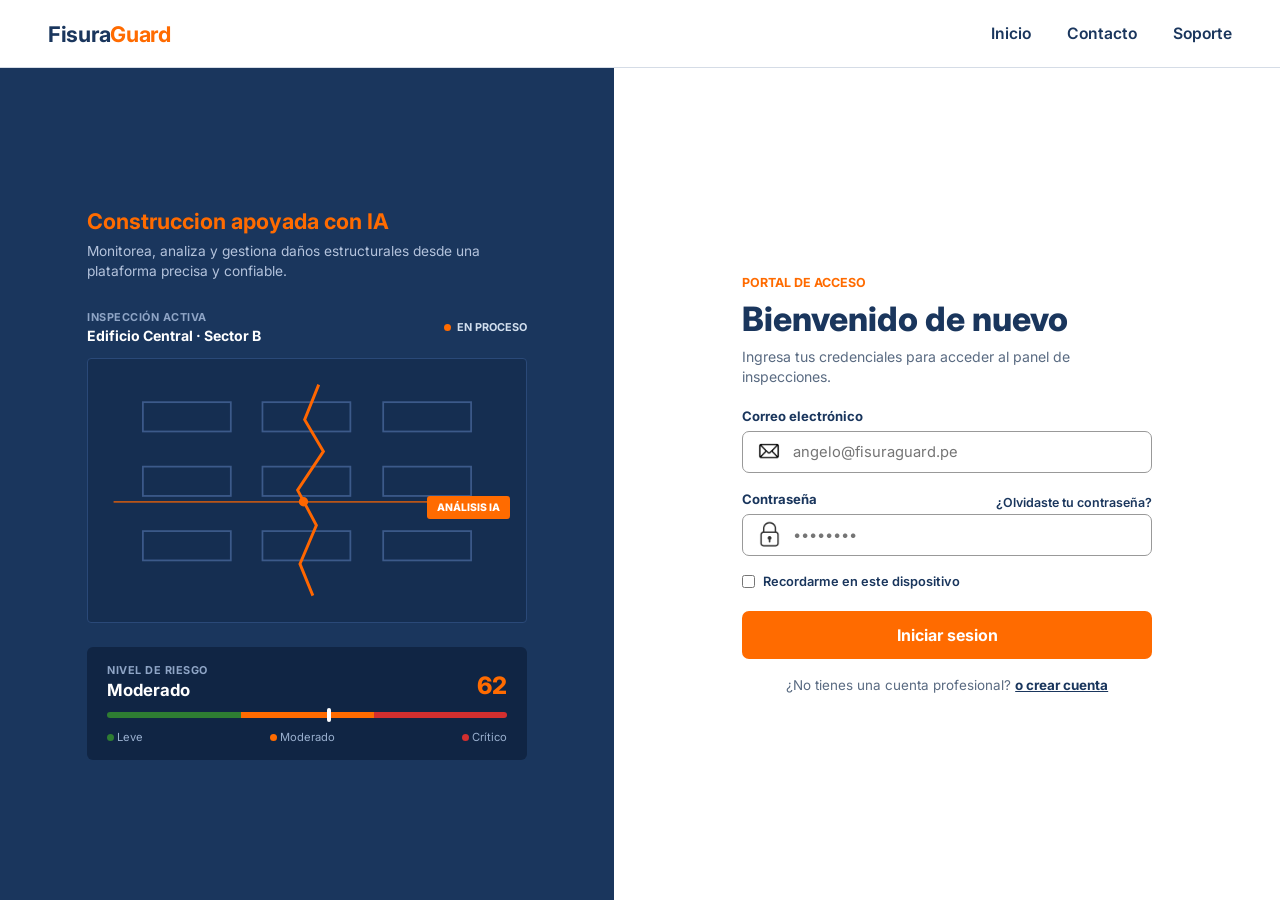
<file: pages/index.html>
<!DOCTYPE html>
<html lang="es">
<head>
  <meta charset="UTF-8">
  <meta name="viewport" content="width=device-width, initial-scale=1.0">
  <title>FisuraGuard</title>
  <!-- Ruta ajustada con ../ hacia la carpeta css -->
  <link rel="stylesheet" href="../css/styles.css">
  <link rel="stylesheet" href="../css/stylesGlobal.css">
  <link rel="icon" type="image/x-icon" href="../favicon.ico">
  <!-- Fuente tipográfica Inter -->
  <link href="https://fonts.googleapis.com/css2?family=Inter:wght@400;500;600;700;800&display=swap" rel="stylesheet">
</head>

<!-- PANTALLA 1 (el inicio de sesion) -->
<!-- iMPORTANTE: Definimos la class solo-pc para que ese codigo sea solo exclusivamente de la version pc
y tambien definimos la clase solo-movil para poder mostrar mejor el inicio de sesion en las versiones de movil -->
<body>
  <section id="vista-acceso" class="vista activo">
    <header class="barra-navegacion-acceso solo-escritorio">
      <div class="logo-marca">Fisura<span>Guard</span></div>
      <nav class="enlaces-navegacion-acceso">
        <a href="#">Inicio</a>
        <a href="#">Contacto</a>
        <a href="#">Soporte</a>
      </nav>
    </header>

    <div class="division-acceso">
      <!-- Panel Izquierdo Azul -->
      <div class="acceso-izquierda">
        <div class="contenido-acceso-izquierda">
          <div class="logo-marca-blanco solo-movil">Fisura<span>Guard</span></div>

          <div class="solo-escritorio">
            <h2 class="titulo-ia">Construccion apoyada con IA</h2>
            <p class="subtitulo-ia">
              Monitorea, analiza y gestiona daños estructurales desde una plataforma precisa y confiable.
            </p>

            <div class="encabezado-inspeccion-activa">
              <div>
                <span class="etiqueta-pequena">INSPECCIÓN ACTIVA</span>
                <h4>Edificio Central · Sector B</h4>
              </div>
              <div class="pastilla-estado">
                <span class="punto-naranja"></span> EN PROCESO
              </div>
            </div>
          </div>

          <h2 class="eslogan-movil solo-movil">Detecta. Analiza y protege.</h2>

          <div class="caja-grafico-ia">
            <svg viewBox="0 0 360 210" class="edificio">
              <rect x="40" y="30" width="75" height="25" fill="none" stroke="#3c5a8a" stroke-width="1.5"/>
              <rect x="142" y="30" width="75" height="25" fill="none" stroke="#3c5a8a" stroke-width="1.5"/>
              <rect x="245" y="30" width="75" height="25" fill="none" stroke="#3c5a8a" stroke-width="1.5"/>

              <rect x="40" y="85" width="75" height="25" fill="none" stroke="#3c5a8a" stroke-width="1.5"/>
              <rect x="142" y="85" width="75" height="25" fill="none" stroke="#3c5a8a" stroke-width="1.5"/>
              <rect x="245" y="85" width="75" height="25" fill="none" stroke="#3c5a8a" stroke-width="1.5"/>

              <rect x="40" y="140" width="75" height="25" fill="none" stroke="#3c5a8a" stroke-width="1.5"/>
              <rect x="142" y="140" width="75" height="25" fill="none" stroke="#3c5a8a" stroke-width="1.5"/>
              <rect x="245" y="140" width="75" height="25" fill="none" stroke="#3c5a8a" stroke-width="1.5"/>

              <line x1="15" y1="115" x2="345" y2="115" stroke="#ff6600" stroke-width="1.5" stroke-opacity="0.7"/>
              <polyline points="190,15 178,45 194,72 172,105 188,135 174,168 185,195" fill="none" stroke="#ff6600" stroke-width="2.5"/>
              <circle cx="177" cy="115" r="4" fill="#ff6600"/>
            </svg>
            <span class="insignia-ia">ANÁLISIS IA</span>
          </div>

          <!-- Tarjeta de Nivel de Riesgo -->
          <div class="tarjeta-riesgo solo-escritorio">
            <div class="cabecera-tarjeta-riesgo">
              <div>
                <span class="etiqueta-pequena">NIVEL DE RIESGO</span>
                <h3>Moderado</h3>
              </div>
              <span class="puntaje-riesgo">62</span>
            </div>
            <div class="pista-barra-riesgo">
              <div class="segmento-verde"></div>
              <div class="segmento-naranja"></div>
              <div class="segmento-rojo"></div>
              <span class="indicador-riesgo" style="left: 55%;"></span>
            </div>
            <div class="leyenda-riesgo">
              <span><i class="punto-verde"></i> Leve</span>
              <span><i class="punto-naranja"></i> Moderado</span>
              <span><i class="punto-rojo"></i> Crítico</span>
            </div>
          </div>
        </div>
      </div>

      <!-- Panel Derecho Blanco -->
      <div class="acceso-derecha">
        <div class="contenedor-formulario-acceso">
          <span class="etiqueta-portal">PORTAL DE ACCESO</span>
          <h1 class="solo-escritorio">Bienvenido de nuevo</h1>
          <h1 class="solo-movil">Bienvenido</h1>
          <p class="descripcion-acceso">Ingresa tus credenciales para acceder al panel de inspecciones.</p>

          <!-- Alerta de errores de inicio de sesión o bloqueo por 5 intentos -->
          <div id="alerta-acceso" class="alerta-formulario oculto" role="alert"></div>

          <form id="formulario-acceso" novalidate>
            <div class="grupo-formulario">
              <label for="correo">Correo electrónico</label>
              <div class="contenedor-campo">
                <img src="../assets/images/correo.png" alt="Correo" class="icono-campo">
                <input type="email" id="correo" placeholder="angelo@fisuraguard.pe" required>
              </div>
            </div>

            <!-- Solicitar contraseña y enlace de recuperación -->
            <div class="grupo-formulario">
              <div class="fila-etiqueta">
                <label for="contrasena">Contraseña</label>
                <a href="#" id="enlace-recuperar" class="enlace-olvido">¿Olvidaste tu contraseña?</a>
              </div>
              <div class="contenedor-campo">
                <img src="../assets/images/candado.png" alt="Contraseña" class="icono-campo">
                <input type="password" id="contrasena" placeholder="••••••••" required>
              </div>
            </div>

            <label class="fila-casilla">
              <input type="checkbox" id="recordar-dispositivo">
              <span>Recordarme en este dispositivo</span>
            </label>

            <button type="submit" id="boton-ingresar" class="boton-primario boton-bloque">Iniciar sesion</button>
          </form>

          <!-- Registro de nuevos usuarios -->
          <p class="pie-formulario-acceso">
            ¿No tienes una cuenta profesional? 
            <a href="#" id="enlace-registro" class="enlace-destacado">o crear cuenta</a>
          </p>
        </div>
      </div>
    </div>
  </section>

  <!-- Registro -->
  <div id="registro" class="fondo-acceso oculto">
    <div class="caja-acceso">
      <div class="cabecera-acceso">
        <div>
          <span class="etiqueta-portal">ACREDITACIÓN PROFESIONAL</span>
          <h3>Crear cuenta en FisuraGuard</h3>
        </div>
        <button type="button" class="boton-cerrar" id="cerrar-registro">✕</button>
      </div>

      <div id="alerta-registro" class="alerta-formulario oculto"></div>

      <!-- Formulario de registro -->
      <form id="formulario-registro" novalidate>
        <div class="grupo-formulario">
          <label for="reg-nombres">Nombres y apellidos completos</label>
          <div class="contenedor-campo">
            <img src="../assets/images/usuario.png" alt="Usuario" class="icono-campo">
            <input type="text" id="reg-nombres" placeholder="Ej. Manuel Mendoza" required>
          </div>
        </div>

        <div class="grupo-formulario">
          <label for="reg-correo">Correo institucional</label>
          <div class="contenedor-campo">
            <img src="../assets/images/correo.png" alt="Correo" class="icono-campo">
            <input type="email" id="reg-correo" placeholder="nombre@entidad.gob.pe" required>
          </div>
        </div>

        <div class="fila-doble">
          <div class="grupo-formulario">
            <label for="reg-rol">Rol a desempeñar</label>
            <select id="reg-rol" class="selector-campo" required>
              <option value="inspector">Ingeniero Inspector</option>
              <option value="brigadista">Brigadista de Riesgos</option>
              <option value="supervisor">Supervisor de Obra</option>
            </select>
          </div>

          <div class="grupo-formulario">
            <label for="reg-cip">Colegiatura (CIP)</label>
            <div class="contenedor-campo">
              <img src="../assets/images/cip.png" alt="CIP" class="icono-campo">
              <input type="text" id="reg-cip" placeholder="Ej. 248910" required>
            </div>
          </div>
        </div>

        <div class="grupo-formulario">
          <label for="reg-contrasena">Contraseña</label>
          <div class="contenedor-campo">
            <img src="../assets/images/candado.png" alt="Contraseña" class="icono-campo">
            <input type="password" id="reg-contrasena" placeholder="Mín. 8 caracteres, 1 mayúscula y 1 número" required>
          </div>
          <small class="ayuda-campo">Debe incluir al menos 8 caracteres, una mayúscula y un número.</small>
        </div>

        <button type="submit" class="boton-primario boton-bloque">Registrarse</button>
      </form>

      <!-- Confirmación de envío de validación  -->
      <div id="paso-validacion-correo" class="estado-validacion oculto">
        <h4>¡Perfil registrado correctamente!</h4>
        <p id="texto-validacion-enviada">
          Hemos enviado un enlace de activación con vigencia limitada a tu correo institucional.
        </p>
        <button type="button" id="boton-reenviar-validacion" class="boton-secundario">
          Reenviar correo de validación
        </button>
      </div>
    </div>
  </div>

  <!-- Recuperar contraseña -->
  <div id="recuperar" class="fondo-acceso oculto">
    <div class="caja-acceso">
      <div class="cabecera-acceso">
        <div>
          <span class="etiqueta-portal">SOPORTE DE ACCESO</span>
          <h3>Restablecer contraseña</h3>
        </div>
        <button type="button" class="boton-cerrar" id="cerrar-recuperar">✕</button>
      </div>

      <p class="descripcion-acceso">
        Ingresa tu correo registrado. Te enviaremos un token de recuperación único con validez de 24 horas.
      </p>

      <div id="alerta-recuperar" class="alerta-formulario alerta-exito oculto"></div>

      <form id="formulario-recuperar" novalidate>
        <div class="grupo-formulario">
          <label for="rec-correo">Correo electrónico registrado</label>
          <div class="contenedor-campo">
            <img src="../assets/images/correo.png" alt="Correo" class="icono-campo">
            <input type="email" id="rec-correo" placeholder="angelo@fisuraguard.pe" required>
          </div>
        </div>

        <button type="submit" class="boton-primario boton-bloque">Enviar enlace</button>
      </form>
    </div>
  </div>
    <!-- Enlace hacia la lógica JS -->
  <script src="../js/main.js"></script>
</body>
</html>
</file>
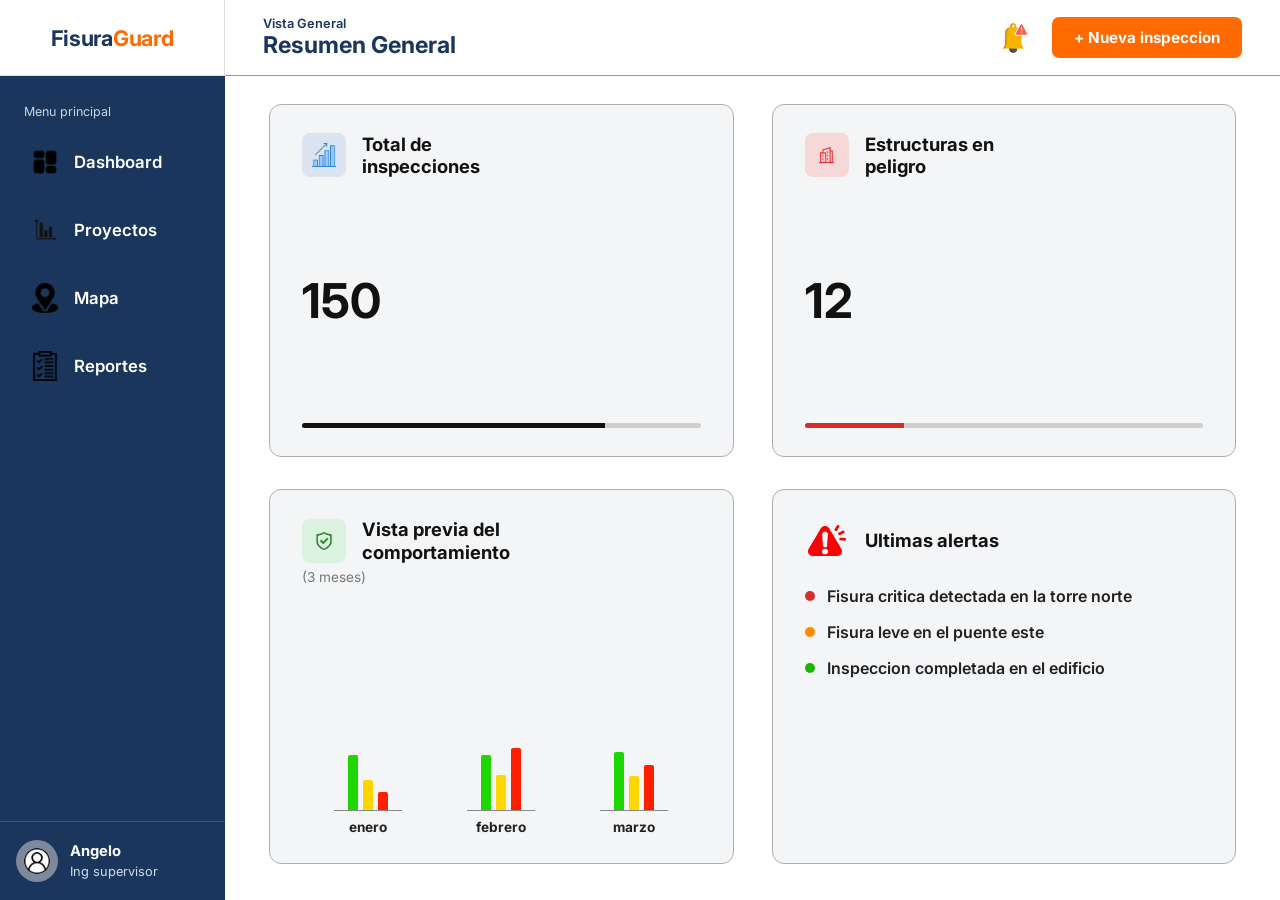
<file: pages/index2.html>
<!DOCTYPE html>
<html lang="es">
<head>
  <meta charset="UTF-8">
  <meta name="viewport" content="width=device-width, initial-scale=1.0">
  <title>FisuraGuard - Resumen General</title>
  <link href="https://fonts.googleapis.com/css2?family=Inter:wght@400;500;600;700;800&display=swap" rel="stylesheet">
  <link rel="stylesheet" href="../css/stylesGlobal.css">
  <link rel="stylesheet" href="../css/stylespag2.css">
</head>
<body>

  <div class="diseno-aplicacion">
    <!-- Barra Lateral Izquierda -->
    <aside class="barra-lateral" id="barra-lateral">
      <div class="marca-barra-lateral">
        <div class="logo-marca">Fisura<span>Guard</span></div>
      </div>

      <div class="menu-barra-lateral">
        <span class="subtitulo-menu">Menu principal</span>
        <nav class="lista-navegacion">
          <a href="index2.html" class="elemento-navegacion activo">
            <img src="../assets/images/dashboard.png" alt="Dashboard" class="icono-navegacion">
            <span>Dashboard</span>
          </a>

          <a href="#" class="elemento-navegacion">
            <img src="../assets/images/proyectos.png" alt="Proyectos" class="icono-navegacion">
            <span>Proyectos</span>
          </a>

          <a href="#" class="elemento-navegacion">
            <img src="../assets/images/mapa.png" alt="Mapa" class="icono-navegacion">
            <span>Mapa</span>
          </a>

          <a href="index3.html" class="elemento-navegacion">
            <img src="../assets/images/reportes.png" alt="Reportes" class="icono-navegacion">
            <span>Reportes</span>
          </a>
        </nav>
      </div>

      <div class="usuario-barra-lateral" id="boton-cerrar-sesion" title="Cerrar sesión">
        <div class="circulo-avatar">
          <img src="../assets/images/avatar.png" alt="Angelo" class="imagen-avatar">
        </div>
        <div class="datos-usuario">
          <strong>Angelo</strong>
          <span>Ing supervisor</span>
        </div>
      </div>
    </aside>

    <!-- Área Principal Derecha -->
    <div class="area-principal">
      <header class="barra-superior">
        <div class="izquierda-barra-superior">
          <button class="boton-menu-movil" id="boton-menu-movil" aria-label="Abrir menú">☰</button>
          <div class="titulos-barra-superior">
            <span>Vista General</span>
            <h2>Resumen General</h2>
          </div>
        </div>

        <div class="acciones-barra-superior">
          <button type="button" class="boton-campana" id="boton-campana" aria-label="Notificaciones">
            <img src="../assets/images/campana.png" alt="Notificaciones" class="icono-campana">
          </button>
          <button type="button" class="boton-primario" id="boton-nueva-inspeccion">+ Nueva inspeccion</button>
        </div>
      </header>

      <main class="contenido-panel">
        <div class="cuadricula-panel">
          
          <!-- Tarjeta 1(Total de inspecciones) -->
          <article class="tarjeta-panel">
            <div class="cabecera-tarjeta">
              <div class="insignia-icono insignia-azul">
                <img src="../assets/images/inspecciones.png" alt="Total inspecciones" class="icono-tarjeta">
              </div>
              <h3>Total de<br>inspecciones</h3>
            </div>
            <div class="cifra-grande">150</div>
            <div class="barra-estadistica">
              <div class="relleno-barra relleno-negro" style="width: 76%;"></div>
            </div>
          </article>

          <!-- Tarjeta 2 (Estructuras en peligro)-->
          <article class="tarjeta-panel">
            <div class="cabecera-tarjeta">
              <div class="insignia-icono insignia-roja">
                <img src="../assets/images/estructuraPeligro.png" alt="Estructuras en peligro" class="icono-tarjeta">
              </div>
              <h3>Estructuras en<br>peligro</h3>
            </div>
            <div class="cifra-grande">12</div>
            <div class="barra-estadistica">
              <div class="relleno-barra relleno-rojo" style="width: 25%;"></div>
            </div>
          </article>

          <!-- Tarjeta 3 (Vista previa del comportamiento) -->
          <article class="tarjeta-panel">
            <div class="cabecera-tarjeta">
              <div class="insignia-icono insignia-verde">
                <img src="../assets/images/comportamiento.png" alt="Comportamiento" class="icono-tarjeta">
              </div>
              <h3>Vista previa del<br>comportamiento</h3>
            </div>
            <span class="nota-tarjeta">(3 meses)</span>

            <div class="contenedor-grafico">
              <div class="grupo-grafico">
                <div class="barras">
                  <span class="barra barra-verde" style="height: 55px;"></span>
                  <span class="barra barra-amarilla" style="height: 30px;"></span>
                  <span class="barra barra-roja" style="height: 18px;"></span>
                </div>
                <span class="etiqueta-mes">enero</span>
              </div>

              <div class="grupo-grafico">
                <div class="barras">
                  <span class="barra barra-verde" style="height: 55px;"></span>
                  <span class="barra barra-amarilla" style="height: 35px;"></span>
                  <span class="barra barra-roja" style="height: 62px;"></span>
                </div>
                <span class="etiqueta-mes">febrero</span>
              </div>

              <div class="grupo-grafico">
                <div class="barras">
                  <span class="barra barra-verde" style="height: 58px;"></span>
                  <span class="barra barra-amarilla" style="height: 34px;"></span>
                  <span class="barra barra-roja" style="height: 45px;"></span>
                </div>
                <span class="etiqueta-mes">marzo</span>
              </div>
            </div>
          </article>

          <!-- Tarjeta 4 (Ultimas alertas) -->
          <article class="tarjeta-panel">
            <div class="cabecera-tarjeta">
              <div class="insignia-icono insignia-alerta">
                <img src="../assets/images/alertas.png" alt="Ultimas alertas" class="icono-tarjeta">
              </div>
              <h3>Ultimas alertas</h3>
            </div>

            <ul class="lista-alertas">
              <li class="elemento-alerta alerta-clicable" id="alerta-critica">
                <span class="vineta vineta-roja"></span>
                <span>Fisura critica detectada en la torre norte</span>
              </li>
              <li class="elemento-alerta">
                <span class="vineta vineta-naranja"></span>
                <span>Fisura leve en el puente este</span>
              </li>
              <li class="elemento-alerta">
                <span class="vineta vineta-verde"></span>
                <span>Inspeccion completada en el edificio</span>
              </li>
            </ul>
          </article>

        </div>
      </main>
    </div>
  </div>
    <!-- Enlace hacia la lógica JS -->
  <script src="../js/main2.js"></script>
</body>
</html>
</file>
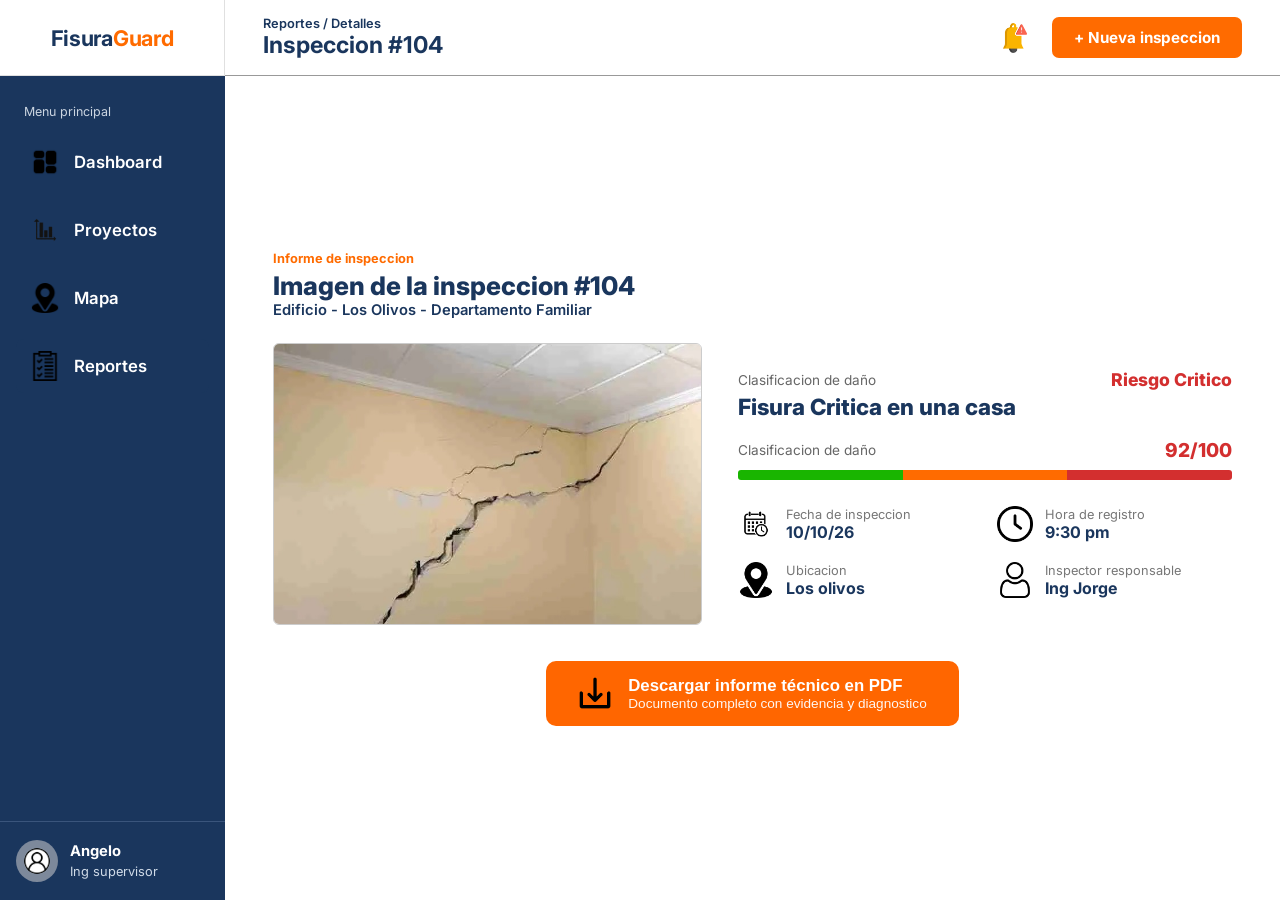
<file: pages/index3.html>
<!DOCTYPE html>
<html lang="es">
<head>
  <meta charset="UTF-8">
  <meta name="viewport" content="width=device-width, initial-scale=1.0">
  <title>FisuraGuard - Inspección #104</title>
  <link href="https://fonts.googleapis.com/css2?family=Inter:wght@400;500;600;700;800&display=swap" rel="stylesheet">
  <link rel="stylesheet" href="../css/stylesGlobal.css">
  <link rel="stylesheet" href="../css/stylespag3.css">
</head>
<body>

  <div class="diseno-aplicacion">
    <!-- Barra Lateral Izquierda -->
    <aside class="barra-lateral" id="barra-lateral">
      <div class="marca-barra-lateral">
        <div class="logo-marca">Fisura<span>Guard</span></div>
      </div>

      <div class="menu-barra-lateral">
        <span class="subtitulo-menu">Menu principal</span>
        <nav class="lista-navegacion">
          <a href="index2.html" class="elemento-navegacion">
            <img src="../assets/images/dashboard.png" alt="Dashboard" class="icono-navegacion">
            <span>Dashboard</span>
          </a>

          <a href="#" class="elemento-navegacion">
            <img src="../assets/images/proyectos.png" alt="Proyectos" class="icono-navegacion">
            <span>Proyectos</span>
          </a>

          <a href="#" class="elemento-navegacion">
            <img src="../assets/images/mapa.png" alt="Mapa" class="icono-navegacion">
            <span>Mapa</span>
          </a>

          <a href="index3.html" class="elemento-navegacion activo">
            <img src="../assets/images/reportes.png" alt="Reportes" class="icono-navegacion">
            <span>Reportes</span>
          </a>
        </nav>
      </div>

      <div class="usuario-barra-lateral" id="boton-cerrar-sesion" title="Cerrar sesión">
        <div class="circulo-avatar">
          <img src="../assets/images/avatar.png" alt="Angelo" class="imagen-avatar">
        </div>
        <div class="datos-usuario">
          <strong>Angelo</strong>
          <span>Ing supervisor</span>
        </div>
      </div>
    </aside>

    <div class="area-principal" id="objetivo-desenfoque">
      <header class="barra-superior">
        <div class="izquierda-barra-superior">
          <button class="boton-menu-movil" id="boton-menu-movil" aria-label="Abrir menú">☰</button>
          <div class="titulos-barra-superior">
            <span>Reportes / Detalles</span>
            <h2>Inspeccion #104</h2>
          </div>
        </div>

        <div class="acciones-barra-superior">
          <button type="button" class="boton-campana" id="boton-campana" aria-label="Notificaciones">
            <img src="../assets/images/campana.png" alt="Notificaciones" class="icono-campana">
          </button>
          <button type="button" class="boton-primario" id="boton-nueva-inspeccion">+ Nueva inspeccion</button>
        </div>
      </header>

      <main class="contenedor-reporte">
        <span class="etiqueta-seccion">Informe de inspeccion</span>
        <h3 class="encabezado-reporte">Imagen de la inspeccion #104</h3>
        <p class="subencabezado-reporte">Edificio - Los Olivos - Departamento Familiar</p>

        <div class="cuadricula-detalles-reporte">
          <!-- fotografia de la fisura -->
          <div class="caja-foto-fisura">
            <img src="../assets/images/grieta.png" alt="Evidencia fotográfica de fisura #104" class="foto-fisura">
          </div>

          <!-- panel de clasificacion-->
          <div class="panel-info-fisura">
            <div class="fila-superior-info">
              <div>
                <span class="texto-pequeno-gris">Clasificacion de daño</span>
                <h4 class="titulo-dano">Fisura Critica en una casa</h4>
              </div>
              <span class="insignia-critica">Riesgo Critico</span>
            </div>

            <div class="fila-puntaje">
              <span class="etiqueta-puntaje">Clasificacion de daño</span>
              <span class="numero-puntaje">92/100</span>
            </div>

            <div class="barra-tricolor">
              <div class="tricolor-verde"></div>
              <div class="tricolor-naranja"></div>
              <div class="tricolor-rojo"></div>
            </div>

            <div class="cuadricula-metadatos">
              <div class="elemento-metadato">
                <img src="../assets/images/fecha.png" alt="Fecha" class="icono-metadato">
                <div>
                  <span class="etiqueta-metadato">Fecha de inspeccion</span>
                  <strong class="valor-metadato">10/10/26</strong>
                </div>
              </div>

              <div class="elemento-metadato">
                <img src="../assets/images/reloj.png" alt="Hora" class="icono-metadato">
                <div>
                  <span class="etiqueta-metadato">Hora de registro</span>
                  <strong class="valor-metadato">9:30 pm</strong>
                </div>
              </div>

              <div class="elemento-metadato">
                <img src="../assets/images/mapa.png" alt="Ubicacion" class="icono-metadato">
                <div>
                  <span class="etiqueta-metadato">Ubicacion</span>
                  <strong class="valor-metadato">Los olivos</strong>
                </div>
              </div>

              <div class="elemento-metadato">
                <img src="../assets/images/usuario.png" alt="Inspector" class="icono-metadato">
                <div>
                  <span class="etiqueta-metadato">Inspector responsable</span>
                  <strong class="valor-metadato">Ing Jorge</strong>
                </div>
              </div>
            </div>
          </div>
        </div>

        <!-- descargar inforrme-->
        <div class="fila-descarga">
          <button type="button" class="boton-descargar-pdf" id="boton-abrir-modal">
            <img src="../assets/images/descarga.png" alt="Descargar PDF" class="icono-descarga">
            <div class="texto-descarga">
              <strong>Descargar informe técnico en PDF</strong>
              <span>Documento completo con evidencia y diagnostico</span>
            </div>
          </button>
        </div>
      </main>
    </div>

    <!-- vista previa del informe  -->
    <div id="modal-vista-previa" class="fondo-modal oculto">
      <div class="ventana-modal">
        <div class="cabecera-modal">
          <span class="etiqueta-seccion">Informe tecnico</span>
          <h3>Vista Previa del Informe</h3>
        </div>

        <div class="lienzo-modal">
          <div class="hoja-pdf">
            <div class="cabecera-pdf">
              <div class="logo-marca">Fisura<span>Guard</span></div>
              <div class="identificador-pdf">
                <span>Informe de inspeccion</span>
                <strong>#104</strong>
              </div>
            </div>

            <hr class="divisor-pdf">

            <span class="etiqueta-diagnostico-pdf">Diagnostico Estructural</span>
            <h4 class="titulo-pdf">Fisura Critica en un departamento</h4>
            <p class="subtitulo-pdf">Edificio - Los Olivos - Casa Familiar</p>

            <div class="cajas-pdf">
              <div class="caja-pdf">
                <span>Nivel de hallazgo</span>
                <strong class="texto-rojo">CRITICO</strong>
              </div>
              <div class="caja-pdf">
                <span>Indice</span>
                <strong class="texto-rojo">92/100</strong>
              </div>
              <div class="caja-pdf">
                <span>Fecha del reporte</span>
                <strong>10/10/26</strong>
              </div>
            </div>

            <div class="resumen-pdf">
              <span class="titulo-resumen">Resumen del reporte</span>
              <p>
                Se identifica una fisura diagonal con apertura máxima de 2.8 mm y propagación activa. 
                El patrón observado sugiere esfuerzo cortante en el elemento estructural.
              </p>
            </div>
          </div>
        </div>

        <div class="pie-modal">
          <button type="button" class="boton-primario boton-modal" id="boton-confirmar-pdf">Confirmar</button>
          <button type="button" class="boton-primario boton-modal" id="boton-cancelar-pdf">Cancelar</button>
        </div>
      </div>
    </div>

  </div>
    <!-- Enlace hacia la lógica JS -->
  <script src="../js/main3.js"></script>
</body>
</html>
</file>
<file: css/styles.css>
/* BARRA DE NAVEGACIÓN SUPERIOR */
.barra-navegacion-acceso {
  height: 68px;
  display: flex;
  align-items: center;
  justify-content: space-between;
  padding: 0 48px;
  border-bottom: 1px solid #D5DCE6;
  background-color: #FFFFFF;
}

.enlaces-navegacion-acceso {
  display: flex;
  gap: 36px;
}

.enlaces-navegacion-acceso a {
  text-decoration: none;
  color: var(--azul-marino);
  font-weight: 600;
  font-size: 0.98rem;
}

.enlaces-navegacion-acceso a:hover {
  color: var(--naranja);
}

/* division blanca */
.division-acceso {
  display: grid;
  grid-template-columns: 48% 52%;
  min-height: calc(100vh - 68px);
}

/* Panel Izquierdo Azul */
.acceso-izquierda {
  background-color: var(--azul-marino);
  color: #FFFFFF;
  padding: 48px 54px;
  display: flex;
  flex-direction: column;
  justify-content: center;
}

.contenido-acceso-izquierda {
  max-width: 440px;
  margin: 0 auto;
  width: 100%;
}

.titulo-ia {
  color: var(--naranja);
  font-size: 1.35rem;
  font-weight: 700;
  margin-bottom: 8px;
}

.subtitulo-ia {
  color: #B4C3DC;
  font-size: 0.86rem;
  line-height: 1.45;
  margin-bottom: 28px;
}

.encabezado-inspeccion-activa {
  display: flex;
  justify-content: space-between;
  align-items: center;
  margin-bottom: 14px;
}

.etiqueta-pequena {
  display: block;
  font-size: 0.68rem;
  letter-spacing: 0.5px;
  color: #8FA5C6;
  font-weight: 700;
  margin-bottom: 3px;
}

.encabezado-inspeccion-activa h4 {
  font-size: 0.88rem;
  font-weight: 700;
}

.pastilla-estado {
  font-size: 0.68rem;
  font-weight: 700;
  color: #D2DFEE;
  display: flex;
  align-items: center;
  gap: 6px;
}

.punto-naranja,
.punto-verde,
.punto-rojo {
  display: inline-block;
  width: 7px;
  height: 7px;
  border-radius: 50%;
}

.punto-naranja { 
  background-color: var(--naranja); 
}
.punto-verde   { 
  background-color: var(--verde); 
}
.punto-rojo    { 
  background-color: var(--rojo); 
}

/* Gráfico del edificio */
.caja-grafico-ia {
  position: relative;
  border: 1px solid #2A4978;
  background-color: rgba(16, 37, 68, 0.45);
  border-radius: 4px;
  margin-bottom: 24px;
  padding: 8px;
}

.edificio {
  width: 100%;
  height: auto;
  display: block;
}

.insignia-ia {
  position: absolute;
  right: 16px;
  top: 52%;
  background-color: var(--naranja);
  color: #FFFFFF;
  font-size: 0.65rem;
  font-weight: 800;
  padding: 5px 10px;
  border-radius: 3px;
}

/* Tarjeta Nivel de Riesgo */
.tarjeta-riesgo {
  background-color: var(--azul-oscuro);
  padding: 16px 20px;
  border-radius: 6px;
}

.cabecera-tarjeta-riesgo {
  display: flex;
  justify-content: space-between;
  align-items: flex-end;
  margin-bottom: 12px;
}

.cabecera-tarjeta-riesgo h3 {
  font-size: 1.05rem;
}

.puntaje-riesgo {
  color: var(--naranja);
  font-size: 1.5rem;
  font-weight: 800;
}

.pista-barra-riesgo {
  position: relative;
  height: 6px;
  display: flex;
  border-radius: 4px;
  margin-bottom: 12px;
}

.segmento-verde   { 
  flex: 1; background: var(--verde); border-radius: 4px 0 0 4px; 
}

.segmento-naranja { 
  flex: 1; background: var(--naranja); 
}

.segmento-rojo    { 
  flex: 1; background: var(--rojo); border-radius: 0 4px 4px 0; 
}

.indicador-riesgo {
  position: absolute;
  top: -4px;
  width: 4px;
  height: 14px;
  background: #FFFFFF;
  border-radius: 2px;
}

.leyenda-riesgo {
  display: flex;
  justify-content: space-between;
  font-size: 0.7rem;
  color: #9AB0CF;
}

/* panel del formulario */
.acceso-derecha {
  display: flex;
  align-items: center;
  justify-content: center;
  padding: 48px;
  background-color: #FFFFFF;
}

.contenedor-formulario-acceso {
  width: 100%;
  max-width: 410px;
}

.etiqueta-portal {
  color: var(--naranja);
  font-size: 0.78rem;
  font-weight: 700;
  display: block;
  margin-bottom: 8px;
}

.contenedor-formulario-acceso h1 {
  color: var(--azul-marino);
  font-size: 2.1rem;
  font-weight: 800;
  margin-bottom: 8px;
}

.descripcion-acceso {
  color: var(--texto-2);
  font-size: 0.88rem;
  line-height: 1.4;
  margin-bottom: 22px;
}

/* Alertas de validación */
.alerta-formulario {
  background-color: #FDE8E8;
  color: #B91C1C;
  border: 1px solid #F8B4B4;
  border-radius: 7px;
  padding: 10px 14px;
  font-size: 0.82rem;
  font-weight: 600;
  margin-bottom: 18px;
  line-height: 1.35;
}

.alerta-exito {
  background-color: #DEF7EC;
  color: #03543F;
  border-color: #84E1BC;
}

.grupo-formulario {
  margin-bottom: 18px;
}

.grupo-formulario label {
  display: block;
  color: var(--azul-marino);
  font-size: 0.82rem;
  font-weight: 700;
  margin-bottom: 7px;
}

.fila-etiqueta {
  display: flex;
  justify-content: space-between;
  align-items: center;
}

.enlace-olvido {
  color: var(--azul-marino);
  font-size: 0.78rem;
  font-weight: 600;
  text-decoration: none;
}

.enlace-olvido:hover {
  text-decoration: underline;
}

.contenedor-campo {
  position: relative;
}

.icono-campo {
  position: absolute;
  left: 12px;
  top: 50%;
  transform: translateY(-50%);
  width: 30px;
  height: 30px;
  object-fit: contain;
}

.contenedor-campo input,
.selector-campo {
  width: 100%;
  padding: 11px 14px 11px 50px;
  border: 1px solid #999;
  border-radius: 7px;
  font-family: inherit;
  font-size: 0.92rem;
  outline: none;
  background-color: #FFFFFF;
}

.selector-campo {
  padding-left: 12px;
  cursor: pointer;
}

.contenedor-campo input:focus,
.selector-campo:focus {
  border-color: var(--azul-marino);
}

.fila-casilla {
  display: flex;
  align-items: center;
  gap: 8px;
  font-size: 0.8rem;
  font-weight: 600;
  color: var(--azul-marino);
  margin-bottom: 22px;
  cursor: pointer;
}

.pie-formulario-acceso {
  text-align: center;
  margin-top: 18px;
  font-size: 0.84rem;
  color: var(--texto-2);
}

.enlace-destacado {
  color: var(--azul-marino);
  font-weight: 700;
  text-decoration: underline;
}

.enlace-destacado:hover {
  color: var(--naranja);
}

/*Registro y recuperar cuienta */
.fondo-acceso {
  position: fixed;
  inset: 0;
  background-color: rgba(16, 37, 68, 0.58);
  display: flex;
  align-items: center;
  justify-content: center;
  padding: 20px;
  z-index: 500;
}

.caja-acceso {
  background-color: #FFFFFF;
  width: 100%;
  max-width: 460px;
  border-radius: 12px;
  padding: 28px 30px;
  box-shadow: 0 20px 45px rgba(0, 0, 0, 0.25);
  max-height: 92vh;
  overflow-y: auto;
}

.cabecera-acceso {
  display: flex;
  justify-content: space-between;
  align-items: flex-start;
  margin-bottom: 14px;
}

.cabecera-acceso h3 {
  color: var(--azul-marino);
  font-size: 1.35rem;
  font-weight: 800;
}

.boton-cerrar {
  background: none;
  border: none;
  font-size: 1.25rem;
  color: #666;
  cursor: pointer;
  padding: 2px 6px;
}

.boton-cerrar:hover {
  color: var(--rojo);
}

.fila-doble {
  display: grid;
  grid-template-columns: 1fr 1fr;
  gap: 12px;
}

.ayuda-campo {
  display: block;
  font-size: 0.72rem;
  color: var(--texto-2);
  margin-top: 5px;
}

.estado-validacion {
  text-align: center;
  padding: 16px 0;
}

.estado-validacion h4 {
  color: var(--verde);
  font-size: 1.15rem;
  margin-bottom: 8px;
}

.estado-validacion p {
  font-size: 0.86rem;
  color: var(--texto-2);
  margin-bottom: 18px;
  line-height: 1.4;
}

.boton-secundario {
  background-color: var(--azul-marino);
  color: #FFFFFF;
  border: none;
  border-radius: 7px;
  padding: 11px 18px;
  font-family: inherit;
  font-size: 0.88rem;
  font-weight: 600;
  cursor: pointer;
}

.boton-secundario:hover {
  background-color: var(--azul-oscuro);
}

/* Responsive */
@media (max-width: 900px) {
  .division-acceso {
    grid-template-columns: 1fr;
  }

  .barra-navegacion-acceso {
    padding: 0 20px;
  }

  .enlaces-navegacion-acceso {
    gap: 16px;
  }

  .acceso-izquierda,
  .acceso-derecha {
    padding: 32px 20px;
  }
}

@media (max-width: 768px) {
  .division-acceso {
    display: flex;
    flex-direction: column;
    min-height: 100vh;
  }

  .acceso-izquierda {
    padding: 24px 20px 32px;
    border-radius: 0 0 28px 28px;
  }

  .eslogan-movil {
    width: 100%;
    color: #FFFFFF;
    font-size: 1.8rem;
    font-weight: 700;
    line-height: 1.25;
    margin: 14px 0 18px;
  }

  .caja-grafico-ia {
    max-width: 280px;
    margin: 0 auto;
  }

  .acceso-derecha {
    padding: 28px 24px;
    align-items: flex-start;
  }

  .contenedor-formulario-acceso h1 {
    font-size: 1.85rem;
  }

  .contenedor-campo input {
    border-radius: 18px;
  }

  .boton-bloque {
    border-radius: 14px;
  }

  .fila-doble {
    grid-template-columns: 1fr;
    gap: 0;
  }
}
</file>
<file: css/stylesGlobal.css>
/*  VARIABLES GLOBALES Y CONFIGURACIÓN BASE*/
:root {
  --azul-marino: #1A365D;
  --azul-oscuro: #102544;
  --azul-3: #5C7293;
  --naranja: #FF6B00;
  --naranja-oscuro: #E55A00;
  --rojo: #D32F2F;
  --verde: #2E7D32;
  --fondo-claro: #F8F9FA;
  --texto-1: #212121;
  --texto-2: #5A6B82;
  --amarillo: #F5B400;
  --fondo-tarjeta: #F4F5F7;
  --borde-gris: #AEAEAE;
}

* {
  box-sizing: border-box;
  margin: 0;
  padding: 0;
}

body {
  font-family: 'Inter', sans-serif;
  color: var(--texto-1);
  background-color: #FFFFFF;
  min-height: 100vh;
  overflow-x: hidden;
}

.oculto {
  display: none !important;
}

.solo-movil {
  display: none !important;
}

.logo-marca {
  font-size: 1.35rem;
  font-weight: 700;
  color: var(--azul-marino);
  letter-spacing: -0.3px;
  text-decoration: none;
}

.logo-marca span {
  color: var(--naranja);
}

.logo-marca-blanco {
  font-size: 1.35rem;
  font-weight: 700;
  color: #FFFFFF;
  letter-spacing: -0.3px;
}

.logo-marca-blanco span {
  color: var(--naranja);
}

.etiqueta-seccion {
  color: var(--naranja);
  font-size: 0.8rem;
  font-weight: 700;
  display: block;
  margin-bottom: 4px;
}

/* botones */
.boton-primario {
  background-color: var(--naranja);
  color: #FFFFFF;
  border: none;
  border-radius: 7px;
  padding: 11px 22px;
  font-family: inherit;
  font-size: 0.95rem;
  font-weight: 700;
  cursor: pointer;
}

.boton-primario:active {
  transform: scale(0.99);
}

.boton-primario:disabled {
  opacity: 0.6;
  cursor: not-allowed;
}

.boton-bloque {
  width: 100%;
  padding: 14px;
  font-size: 1rem;
}

/* barra lateral y superior */
.diseno-aplicacion {
  display: flex;
  min-height: 100vh;
  position: relative;
}

/* Barra lateral izquierda */
.barra-lateral {
  width: 225px;
  background-color: var(--azul-marino);
  color: #FFFFFF;
  display: flex;
  flex-direction: column;
  flex-shrink: 0;
  transition: transform 0.25s ease;
}

.marca-barra-lateral {
  height: 76px;
  background-color: #FFFFFF;
  display: flex;
  align-items: center;
  justify-content: center;
  border-right: 1px solid #E0E0E0;
  border-bottom: 1px solid #E0E0E0;
}

.menu-barra-lateral {
  padding: 28px 16px;
  flex: 1;
}

.subtitulo-menu {
  display: block;
  font-size: 0.78rem;
  color: #CBD5E1;
  margin-bottom: 16px;
  padding-left: 8px;
}

.lista-navegacion {
  display: flex;
  flex-direction: column;
  gap: 14px;
}

.elemento-navegacion {
  display: flex;
  align-items: center;
  gap: 14px;
  width: 100%;
  background: transparent;
  border: none;
  color: #FFFFFF;
  font-family: inherit;
  font-size: 1.05rem;
  font-weight: 600;
  padding: 12px 14px;
  border-radius: 8px;
  cursor: pointer;
  text-align: left;
  text-decoration: none;
  transition: background 0.2s ease;
}

.elemento-navegacion:hover {
  background-color: rgba(255, 255, 255, 0.1);
}

.elemento-navegacion.activo {
  background-color: var(--azul-marino);
}

.icono-navegacion {
  width: 24px;
  height: 24px;
  flex-shrink: 0;
}

/* perfil inferior en barra lateral */
.usuario-barra-lateral {
  border-top: 1px solid #3A557C;
  padding: 18px 16px;
  display: flex;
  align-items: center;
  gap: 12px;
  cursor: pointer;
  transition: background 0.2s ease;
}

.usuario-barra-lateral:hover {
  background-color: rgba(255, 255, 255, 0.06);
}

.circulo-avatar {
  width: 42px;
  height: 42px;
  border-radius: 50%;
  background-color: #7D899B;
  display: flex;
  align-items: center;
  justify-content: center;
  flex-shrink: 0;
}

.circulo-avatar svg {
  width: 26px;
  height: 26px;
}

.datos-usuario strong {
  display: block;
  font-size: 0.92rem;
}

.datos-usuario span {
  font-size: 0.8rem;
  color: #D0DBE8;
}

/* Contenedor derecho y barra superior */
.area-principal {
  flex: 1;
  display: flex;
  flex-direction: column;
  background-color: #FFFFFF;
  transition: filter 0.25s ease;
}

.area-principal.desenfocado {
  filter: blur(4px);
  pointer-events: none;
}

.barra-superior {
  height: 76px;
  border-bottom: 1px solid #999;
  padding: 0 38px;
  display: flex;
  align-items: center;
  justify-content: space-between;
}

.izquierda-barra-superior {
  display: flex;
  align-items: center;
  gap: 14px;
}

.boton-menu-movil {
  display: none;
  background-color: var(--azul-marino);
  color: #FFFFFF;
  border: none;
  border-radius: 6px;
  width: 38px;
  height: 38px;
  font-size: 1.2rem;
  cursor: pointer;
}

.titulos-barra-superior span {
  display: block;
  font-size: 0.8rem;
  color: var(--azul-marino);
  font-weight: 600;
}

.titulos-barra-superior h2 {
  font-size: 1.45rem;
  color: var(--azul-marino);
  font-weight: 700;
}

.acciones-barra-superior {
  display: flex;
  align-items: center;
  gap: 22px;
}

.boton-campana {
  background: none;
  border: none;
  cursor: pointer;
  width: 30px;
  height: 30px;
}

/*adaptacion resposive */
@media (max-width: 768px) {
  .solo-escritorio {
    display: none !important;
  }

  .solo-movil {
    display: block !important;
  }

  .boton-menu-movil {
    display: flex;
    align-items: center;
    justify-content: center;
  }

  .barra-lateral {
    position: fixed;
    top: 0;
    left: 0;
    bottom: 0;
    z-index: 100;
    transform: translateX(-100%);
  }

  .barra-lateral.abierto {
    transform: translateX(0);
  }

  .barra-superior {
    padding: 0 18px;
  }

  .titulos-barra-superior h2 {
    font-size: 1.15rem;
  }

  .boton-campana {
    display: none;
  }
}

.icono-navegacion,
.icono-campana {
  width: 30px;
  height: 30px;
  object-fit: contain;
}

.imagen-avatar {
  width: 26px;
  height: 26px;
  object-fit: cover;
  border-radius: 50%;
}

@media (max-width: 768px) {
  .solo-escritorio {
    display: none !important;
  }

  .solo-movil {
    display: block !important;
  }

  .boton-menu-movil {
    display: flex;
    align-items: center;
    justify-content: center;
    flex-shrink: 0;
  }

  .barra-lateral {
    position: fixed;
    top: 0;
    left: 0;
    bottom: 0;
    z-index: 200;
    transform: translateX(-100%);
  }

  .barra-lateral.abierto {
    transform: translateX(0);
    box-shadow: 6px 0 24px rgba(0, 0, 0, 0.35);
  }

  .barra-superior {
    height: auto;
    min-height: 68px;
    padding: 12px 16px;
    gap: 10px;
  }

  .titulos-barra-superior h2 {
    font-size: 1.15rem;
  }

  .acciones-barra-superior {
    gap: 10px;
  }

  .acciones-barra-superior .boton-primario {
    padding: 9px 12px;
    font-size: 0.8rem;
    white-space: nowrap;
  }

  .boton-campana {
    display: none;
  }
}
</file>
<file: css/stylespag2.css>
.contenido-panel {
  padding: 28px 44px 36px;
  flex: 1;
  display: flex;
  flex-direction: column;
}

.barra-filtro-panel {
  display: flex;
  align-items: center;
  gap: 12px;
  margin-bottom: 22px;
}

.etiqueta-filtro {
  font-size: 0.85rem;
  font-weight: 700;
  color: var(--azul-marino);
}

.selector-filtro-panel {
  padding: 8px 14px;
  border: 1px solid var(--borde-gris);
  border-radius: 7px;
  font-family: inherit;
  font-size: 0.88rem;
  color: var(--texto-1);
  background-color: #FFFFFF;
}

.cuadricula-panel {
  display: grid;
  grid-template-columns: repeat(2, 1fr);
  gap: 32px 38px;
  width: 100%;
  flex: 1;
}

.tarjeta-panel {
  background-color: var(--fondo-tarjeta);
  border: 1px solid var(--borde-gris);
  border-radius: 12px;
  padding: 28px 32px;
  min-height: 230px;
  display: flex;
  flex-direction: column;
  justify-content: space-between;
}

.cabecera-tarjeta {
  display: flex;
  align-items: center;
  gap: 16px;
}

.cabecera-tarjeta h3 {
  font-size: 1.15rem;
  font-weight: 700;
  color: #111;
  line-height: 1.2;
}

.insignia-icono {
  width: 44px;
  height: 44px;
  border-radius: 8px;
  display: flex;
  align-items: center;
  justify-content: center;
  flex-shrink: 0;
}

.icono-tarjeta {
  width: 24px;
  height: 24px;
  object-fit: contain;
}

.insignia-azul  { 
  background-color: #DCE3F0; 
}

.insignia-roja  { 
  background-color: #F6D8D8; 
}

.insignia-verde { 
  background-color: #DCF2E1; 
}

.insignia-alerta {
  background-color: transparent;
}

.insignia-alerta .icono-tarjeta {
  width: 38px;
  height: 38px;
}

.cifra-grande {
  font-size: 3rem;
  font-weight: 700;
  color: #111;
  margin: 16px 0;
}

.barra-estadistica {
  height: 5px;
  background-color: #CFCFCF;
  width: 100%;
  border-radius: 3px;
  overflow: hidden;
}

.relleno-barra {
  height: 100%;
}

.relleno-negro { 
  background-color: #111; 
}

.relleno-rojo  { 
  background-color: var(--rojo); 
}

.nota-tarjeta {
  font-size: 0.85rem;
  color: #777;
  margin-top: 6px;
  margin-bottom: auto;
}

/* grafico de barras */
.contenedor-grafico {
  display: flex;
  justify-content: space-around;
  align-items: flex-end;
  padding-top: 18px;
}

.grupo-grafico {
  display: flex;
  flex-direction: column;
  align-items: center;
}

.barras {
  display: flex;
  align-items: flex-end;
  gap: 5px;
  height: 85px;
  padding: 0 14px;
  border-bottom: 1.5px solid #888;
}

.barra {
  width: 10px;
  border-radius: 2px 2px 0 0;
}

.barra-verde    { 
  background-color: #1ED700; 
}

.barra-amarilla { 
  background-color: #FFD600; 
}

.barra-roja     { 
  background-color: #FF1E00; 
}

.etiqueta-mes {
  font-size: 0.85rem;
  font-weight: 700;
  margin-top: 8px;
}

/* ultimas alertas */
.lista-alertas {
  list-style: none;
  display: flex;
  flex-direction: column;
  gap: 16px;
  margin-top: 24px;
  margin-bottom: auto;
}

.elemento-alerta {
  display: flex;
  align-items: flex-start;
  gap: 12px;
  font-size: 1rem;
  font-weight: 600;
  line-height: 1.25;
}

.alerta-clicable {
  cursor: pointer;
}

.alerta-clicable:hover {
  color: var(--naranja);
}

.vineta {
  width: 10px;
  height: 10px;
  border-radius: 50%;
  margin-top: 5px;
  flex-shrink: 0;
}

.vineta-roja    { background-color: var(--rojo); }
.vineta-naranja { background-color: #FF8A00; }
.vineta-verde   { background-color: #19B500; }

@media (min-width: 1400px) {
  .contenido-panel { 
    padding: 40px 56px; 
  }

  .cuadricula-panel {
    gap: 40px 48px; 
    }
  
  .tarjeta-panel { 
    padding: 34px 40px; min-height: 290px; 
  }

  .cabecera-tarjeta h3 { 
    font-size: 1.3rem; 
  }

  .insignia-icono {
    width: 52px; height: 52px; 
  }

  .icono-tarjeta {
     width: 28px; height: 28px; 
  }
  .insignia-alerta .icono-tarjeta { 
    width: 44px; height: 44px; 
  }

  .cifra-grande { 
    font-size: 3.8rem; 
  }
  .barras {
    height: 110px; gap: 6px; 
  }
  .barra { 
    width: 13px; 
  }
  .elemento-alerta { 
    font-size: 1.12rem; 
  }
}

@media (max-width: 768px) {
  .contenido-panel { 
    padding: 24px 18px; 
  }

  .cuadricula-panel { 
    grid-template-columns: 1fr; gap: 20px; 
  }
}

@media (max-width: 768px) {
  .contenido-panel {
    padding: 22px 16px;
  }

  .cuadricula-panel {
    grid-template-columns: 1fr;
    gap: 18px;
  }

  .tarjeta-panel {
    padding: 22px 20px;
    min-height: auto;
  }

  .cifra-grande {
    font-size: 2.4rem;
  }
}
</file>
<file: css/stylespag3.css>
.contenedor-reporte {
  width: 100%;
  flex: 1;
  display: flex;
  flex-direction: column;
  justify-content: center;
  padding: 36px 48px;
}

.encabezado-reporte {
  font-size: 1.6rem;
  color: var(--azul-marino);
  font-weight: 800;
}

.subencabezado-reporte {
  font-size: 0.92rem;
  color: var(--azul-marino);
  font-weight: 600;
  margin-bottom: 24px;
}

.cuadricula-detalles-reporte {
  display: grid;
  grid-template-columns: 1fr 1.15fr;
  gap: 36px;
  align-items: center;
  width: 100%;
}

.caja-foto-fisura {
  border-radius: 6px;
  overflow: hidden;
  border: 1px solid #CCC;
  width: 100%;
}

.foto-fisura {
  width: 100%;
  height: 280px;
  object-fit: cover;
  display: block;
}

.fila-superior-info {
  display: flex;
  justify-content: space-between;
  align-items: flex-start;
  margin-bottom: 18px;
  gap: 12px;
}

.texto-pequeno-gris {
  font-size: 0.85rem;
  color: #666;
}

.titulo-dano {
  font-size: 1.4rem;
  color: var(--azul-marino);
  font-weight: 800;
  margin-top: 4px;
}

.insignia-critica {
  color: var(--rojo);
  font-size: 1.1rem;
  font-weight: 800;
  white-space: nowrap;
}

.fila-puntaje {
  display: flex;
  justify-content: space-between;
  align-items: center;
  margin-bottom: 8px;
}

.etiqueta-puntaje {
  font-size: 0.85rem;
  color: #666;
}

.numero-puntaje {
  color: var(--rojo);
  font-size: 1.2rem;
  font-weight: 800;
}

.barra-tricolor {
  display: flex;
  height: 10px;
  margin-bottom: 26px;
  border-radius: 3px;
  overflow: hidden;
}

.tricolor-verde   { 
    flex: 1; background: #19B500; 
}

.tricolor-naranja { 
    flex: 1; background: #FF6B00; 
}

.tricolor-rojo    { 
    flex: 1; background: var(--rojo); 
}

.cuadricula-metadatos {
  display: grid;
  grid-template-columns: 1fr 1fr;
  gap: 20px 24px;
}

.elemento-metadato {
  display: flex;
  align-items: center;
  gap: 12px;
}

.icono-metadato {
  width: 36px;
  height: 36px;
  object-fit: contain;
  flex-shrink: 0;
}

.etiqueta-metadato {
  display: block;
  font-size: 0.8rem;
  color: #777;
}

.valor-metadato {
  font-size: 1rem;
  color: var(--azul-marino);
  font-weight: 700;
}

/* botón naranja inferior de descarga  */
.fila-descarga {
  display: flex;
  justify-content: center;
  margin-top: 36px;
}

.boton-descargar-pdf {
  background-color: #FF6600;
  color: #FFFFFF;
  border: none;
  border-radius: 10px;
  padding: 15px 32px;
  display: flex;
  align-items: center;
  gap: 16px;
  cursor: pointer;
  text-align: left;
}

.icono-descarga {
  width: 34px;
  height: 34px;
  object-fit: contain;
}

.texto-descarga strong {
  display: block;
  font-size: 1.05rem;
}

.texto-descarga span {
  font-size: 0.85rem;
  font-weight: 400;
  opacity: 0.95;
}

/* css de del mockup 4  */
.fondo-modal {
  position: fixed;
  inset: 0;
  background-color: rgba(15, 25, 40, 0.45);
  display: flex;
  align-items: center;
  justify-content: center;
  padding: 20px;
  z-index: 300;
}

.ventana-modal {
  background-color: #FFFFFF;
  width: 100%;
  max-width: 780px;
  border-radius: 12px;
  box-shadow: 0 20px 50px rgba(0, 0, 0, 0.25);
  overflow: hidden;
  border: 1px solid #CCC;
}

.cabecera-modal {
  padding: 16px 26px;
  border-bottom: 1px solid #999;
}

.cabecera-modal h3 {
  font-size: 1.35rem;
  color: var(--azul-marino);
  font-weight: 800;
}

.lienzo-modal {
  background-color: #D9D9D9;
  padding: 24px 20px;
  display: flex;
  justify-content: center;
}

.hoja-pdf {
  background-color: #FFFFFF;
  width: 100%;
  max-width: 470px;
  padding: 28px 34px 36px;
  box-shadow: 0 4px 12px rgba(0, 0, 0, 0.08);
}

.cabecera-pdf {
  display: flex;
  justify-content: space-between;
  align-items: flex-start;
  margin-bottom: 14px;
}

.identificador-pdf {
  text-align: right;
  font-size: 0.72rem;
  color: var(--azul-marino);
}

.identificador-pdf strong {
  display: block;
  font-size: 0.85rem;
  margin-top: 3px;
}

.divisor-pdf {
  border: none;
  border-top: 1.5px solid #222;
  margin-bottom: 22px;
}

.etiqueta-diagnostico-pdf {
  color: var(--rojo);
  font-size: 0.74rem;
  font-weight: 700;
  display: block;
  margin-bottom: 4px;
}

.titulo-pdf {
  font-size: 1.15rem;
  color: var(--azul-marino);
  font-weight: 800;
}

.subtitulo-pdf {
  font-size: 0.74rem;
  color: var(--azul-marino);
  font-weight: 600;
  margin-bottom: 20px;
}

.cajas-pdf {
  display: grid;
  grid-template-columns: repeat(3, 1fr);
  gap: 10px;
  margin-bottom: 24px;
}

.caja-pdf {
  background-color: #E2E2E2;
  padding: 12px 8px;
  text-align: center;
}

.caja-pdf span {
  display: block;
  font-size: 0.68rem;
  color: #333;
  margin-bottom: 6px;
}

.caja-pdf strong {
  font-size: 0.85rem;
  color: var(--azul-marino);
}

.texto-rojo {
  color: var(--rojo) !important;
}

.titulo-resumen {
  color: #3B82F6;
  font-size: 0.74rem;
  font-weight: 600;
  display: block;
  margin-bottom: 4px;
}

.resumen-pdf p {
  font-size: 0.76rem;
  color: #222;
  line-height: 1.45;
  font-weight: 500;
}

.pie-modal {
  padding: 18px 24px;
  display: flex;
  justify-content: center;
  gap: 60px;
  background-color: #FFFFFF;
}

.boton-modal {
  min-width: 155px;
}

/* Desktop (responsive)*/
@media (min-width: 1400px) {
  .contenedor-reporte {
    padding: 48px 64px;
  }

  .encabezado-reporte {
    font-size: 2rem;
  }

  .subencabezado-reporte {
    font-size: 1.05rem;
    margin-bottom: 32px;
  }

  .cuadricula-detalles-reporte {
    gap: 54px;
  }

  .foto-fisura {
    height: 380px;
  }

  .titulo-dano {
    font-size: 1.8rem;
  }

  .insignia-critica,
  .numero-puntaje {
    font-size: 1.4rem;
  }

  .barra-tricolor {
    height: 13px;
    margin-bottom: 34px;
  }

  .cuadricula-metadatos {
    gap: 28px 34px;
  }

  .icono-metadato {
    width: 44px;
    height: 44px;
  }

  .etiqueta-metadato {
    font-size: 0.92rem;
  }

  .valor-metadato {
    font-size: 1.18rem;
  }

  .fila-descarga {
    margin-top: 48px;
  }

  .boton-descargar-pdf {
    padding: 18px 42px;
  }

  .texto-descarga strong {
    font-size: 1.2rem;
  }

  .texto-descarga span {
    font-size: 0.95rem;
  }
}

/* tablet y celular (responsive) */
@media (max-width: 960px) {
  .contenedor-reporte {
    padding: 26px 28px;
    justify-content: flex-start;
  }

  .cuadricula-detalles-reporte {
    grid-template-columns: 1fr;
    gap: 24px;
  }

  .foto-fisura {
    height: auto;
    max-height: 320px;
  }
}

@media (max-width: 600px) {
  .contenedor-reporte {
    padding: 20px 16px;
  }

  .encabezado-reporte {
    font-size: 1.25rem;
  }

  .fila-superior-info {
    flex-direction: column;
    gap: 6px;
  }

  .titulo-dano {
    font-size: 1.15rem;
  }

  .cuadricula-metadatos {
    grid-template-columns: 1fr;
    gap: 14px;
  }

  .boton-descargar-pdf {
    width: 100%;
    padding: 12px 16px;
  }

  .fondo-modal {
    padding: 12px;
  }

  .ventana-modal {
    max-height: 92vh;
    overflow-y: auto;
  }

  .hoja-pdf {
    padding: 20px 16px;
  }

  .cajas-pdf {
    grid-template-columns: 1fr;
    gap: 8px;
  }

  .pie-modal {
    padding: 14px 16px;
    gap: 12px;
  }

  .boton-modal {
    min-width: 0;
    flex: 1;
  }
}
</file>
